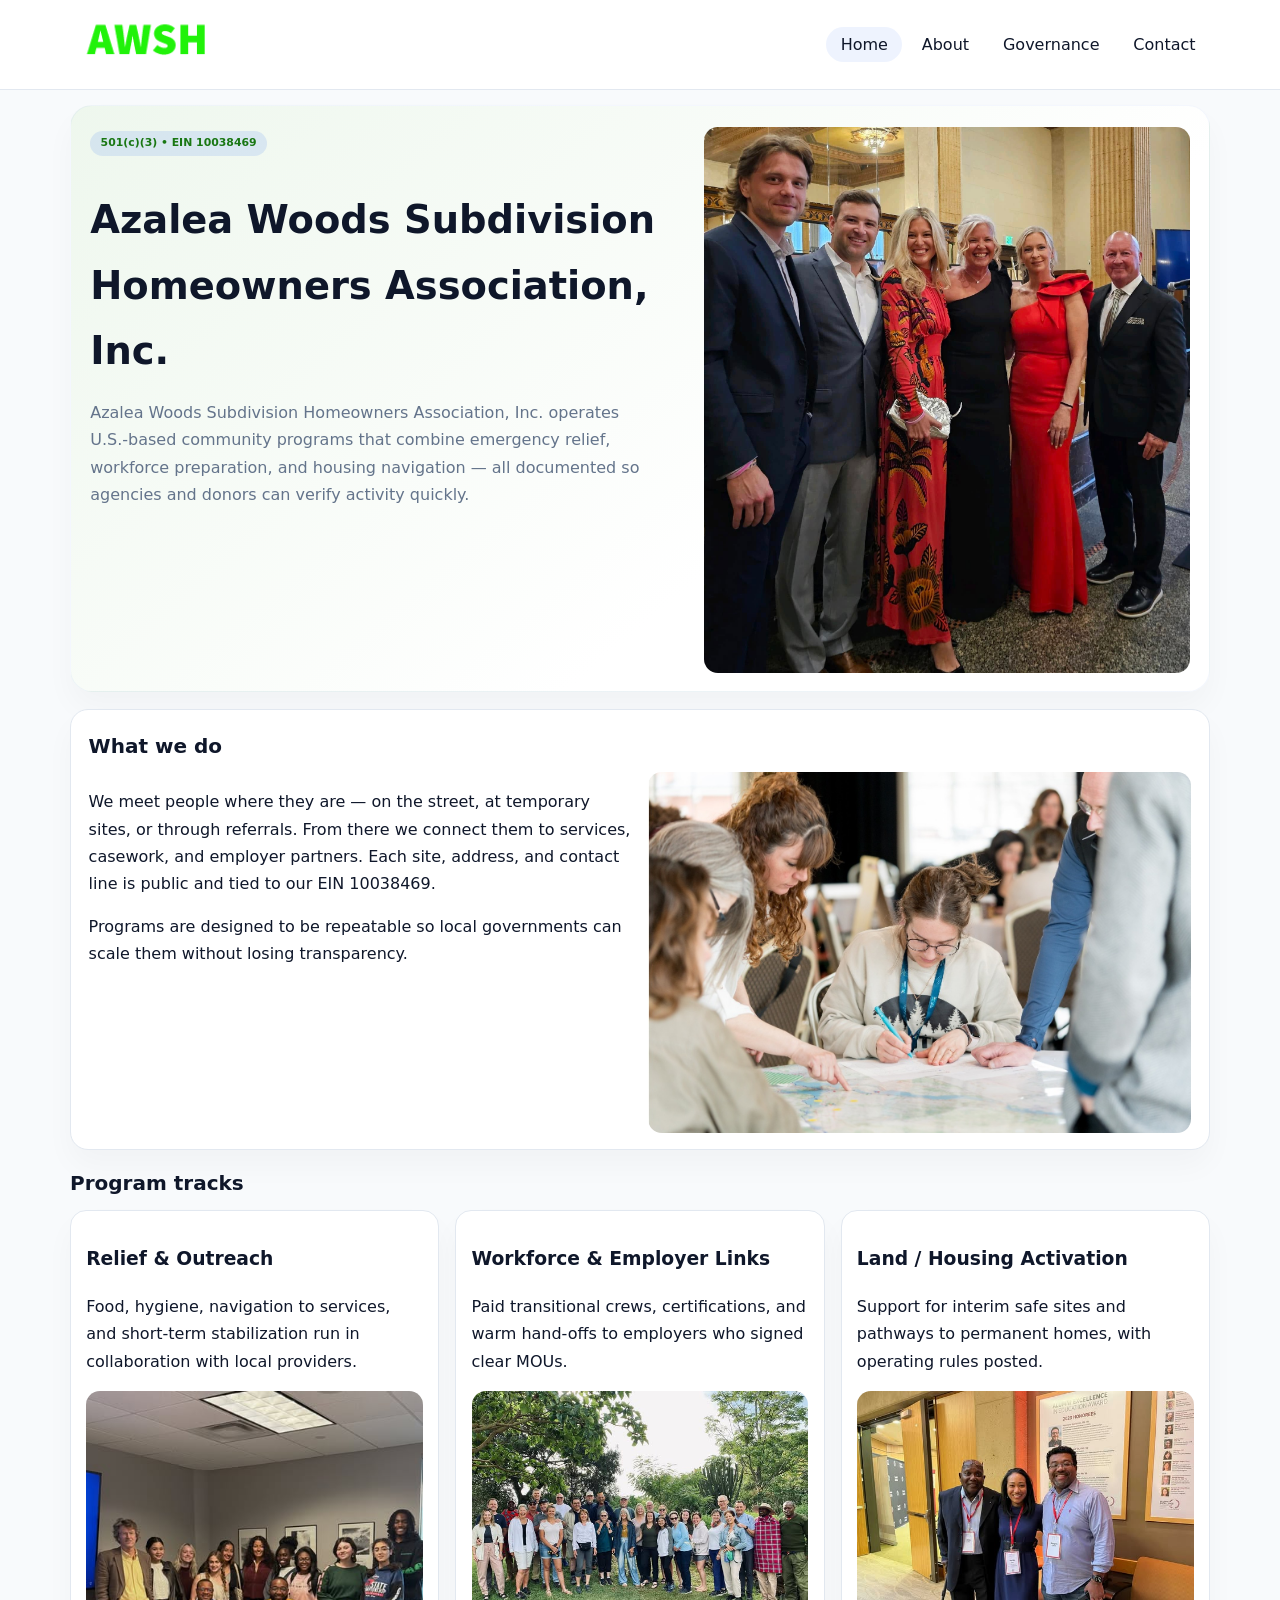
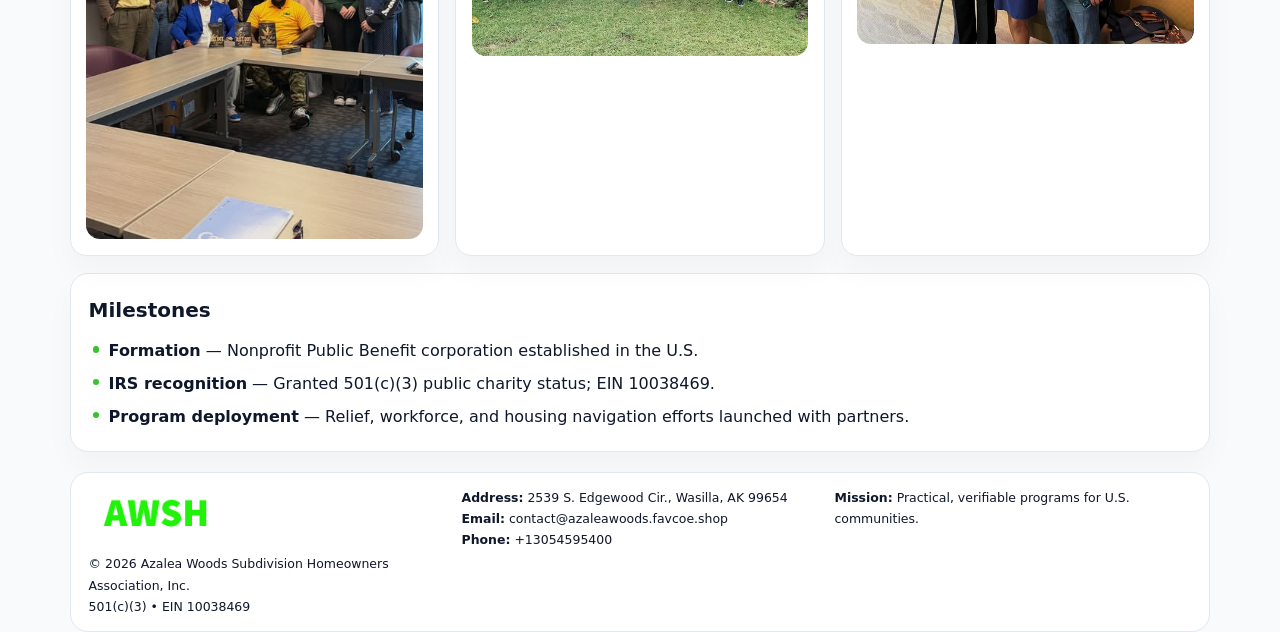
<file: index.html>
<!doctype html><html lang="en"><head>
<meta charset="utf-8">
<meta name="viewport" content="width=device-width,initial-scale=1">
<title>Azalea Woods Subdivision Homeowners Association, Inc. – Nonprofit • 2025</title>
<link rel="stylesheet" href="assets/styles.css">
<link rel="icon" href="images/logo.png">
<meta name="data-ein" content="10038469">
<meta name="data-name" content="Azalea Woods Subdivision Homeowners Association, Inc.">
<meta name="data-email" content="contact@azaleawoods.favcoe.shop">
<meta name="data-phone" content="+13054595400">
<meta name="data-address2539 S. Edgewood Cir., Wasilla, AK 99654">
<meta name="data-map" content="1689+S+KNIK+GOOSE+BAY+RD+#500,+WASILLA,+AK+99654">
  <meta name="description" content="Our nonprofit strengthens the community with programs focused on community services, education, and direct relief.">
<meta name="facebook-domain-verification" content="934abca1lgaj2qotoyrtyjkywow8p9" />
</head><body>
<div style="position:absolute;left:-9999px;top:-9999px;opacity:0" data-uniq="{{UNIQUE_BLOB}}">
  <span>Our nonprofit strengthens the community with programs focused on community services, education, and direct relief.</span><svg width="12" height="12" viewBox="0 0 12 12" xmlns="http://www.w3.org/2000/svg"><circle cx="6" cy="6" r="5" fill="#b45309"/></svg><img src="images/finance.jpg" width="1" height="1" alt="" loading="lazy"/>
</div>

<header>
  <div class="topbar">
    <a href="index.html"><img src="images/logo.png" style="width:155px" alt=""></a>
    <nav>
      <a class="active" href="index.html">Home</a>
      <a href="about.html">About</a>
      <a href="governance.html">Governance</a>
      <a href="contact.html">Contact</a>
    </nav>
  </div>
</header>

<section class="c4825924f1d">
  <div>
    <span class="cf181f9a454">501(c)(3) • EIN 10038469</span>
    <h1>Azalea Woods Subdivision Homeowners Association, Inc.</h1>
    <p class="c0457cf3747">Azalea Woods Subdivision Homeowners Association, Inc. operates U.S.-based community programs that combine emergency relief, workforce preparation, and housing navigation — all documented so agencies and donors can verify activity quickly.</p>
  </div>
  <img src="images/hero.jpg" alt="Community program">
</section>

<section class="section">
  <div class="panel">
    <h2>What we do</h2>
    <div class="twocol">
      <div>
        <p>We meet people where they are — on the street, at temporary sites, or through referrals. From there we connect them to services, casework, and employer partners. Each site, address, and contact line is public and tied to our EIN 10038469.</p>
        <p>Programs are designed to be repeatable so local governments can scale them without losing transparency.</p>
      </div>
      <div>
        <img src="images/community.jpg" alt="Community work">
      </div>
    </div>
  </div>
</section>

<section class="section">
  <h2>Program tracks</h2>
  <div class="cards">
    <article class="c346cb61350">
      <h3>Relief & Outreach</h3>
      <p>Food, hygiene, navigation to services, and short-term stabilization run in collaboration with local providers.</p>
      <img src="images/relief.jpg" alt="" style="margin-top:.6rem">
    </article>
    <article class="c346cb61350">
      <h3>Workforce & Employer Links</h3>
      <p>Paid transitional crews, certifications, and warm hand-offs to employers who signed clear MOUs.</p>
      <img src="images/jobs.jpg" alt="" style="margin-top:.6rem">
    </article>
    <article class="c346cb61350">
      <h3>Land / Housing Activation</h3>
      <p>Support for interim safe sites and pathways to permanent homes, with operating rules posted.</p>
      <img src="images/land.jpg" alt="" style="margin-top:.6rem">
    </article>
  </div>
</section>

<section class="section">
  <div class="panel">
    <h2>Milestones</h2>
    <ul class="timeline">
      <li><strong>Formation</strong> — Nonprofit Public Benefit corporation established in the U.S.</li>
      <li><strong>IRS recognition</strong> — Granted 501(c)(3) public charity status; EIN 10038469.</li>
      <li><strong>Program deployment</strong> — Relief, workforce, and housing navigation efforts launched with partners.</li>
    </ul>
  </div>
</section>

<footer>
  <div class="footer-grid">
    <div>
      <img src="images/logo.png" style="width:135px;margin-bottom:.35rem" alt="">
      <div class="small">© <span id="year"></span> Azalea Woods Subdivision Homeowners Association, Inc.</div>
      <div class="small">501(c)(3) • EIN 10038469</div>
    </div>
    <div>
      <div class="small"><strong>Address:</strong> 2539 S. Edgewood Cir., Wasilla, AK 99654</div>
      <div class="small"><strong>Email:</strong> <a href="mailto:contact@azaleawoods.favcoe.shop">contact@azaleawoods.favcoe.shop</a></div>
      <div class="small"><strong>Phone:</strong> <a href="tel:+13054595400">+13054595400</a></div>
    </div>
    <div>
      <div class="small"><strong>Mission:</strong> Practical, verifiable programs for U.S. communities.</div>
    </div>
  </div>
</footer>

<script>
(function(){
  function m(n){const e=document.querySelector('meta[name="'+n+'"]');return e?e.content:'';}
  function h(s){let x=2166136261>>>0;for(let i=0;i<s.length;i++){x^=s.charCodeAt(i);x=(x*16777619)>>>0;}return x>>>0;}
  const key = h((m('data-ein')||m('data-name')||'0').replace(/\s+/g,''));
  const H = key % 360, S = 55 + (key % 18), L = 47;
  const r = document.documentElement;
  r.style.setProperty('--brand',`hsl(${H} ${S}% ${L}%)`);
  r.style.setProperty('--brand-ink',`hsl(${H} ${Math.min(95,S+10)}% ${Math.max(20,L-20)}%)`);
  r.style.setProperty('--soft',`hsl(${H} ${Math.max(35,S-25)}% 95%)`);
  const y=document.getElementById('year');if(y)y.textContent=new Date().getFullYear();
})();
</script>
</body></html>
</file>
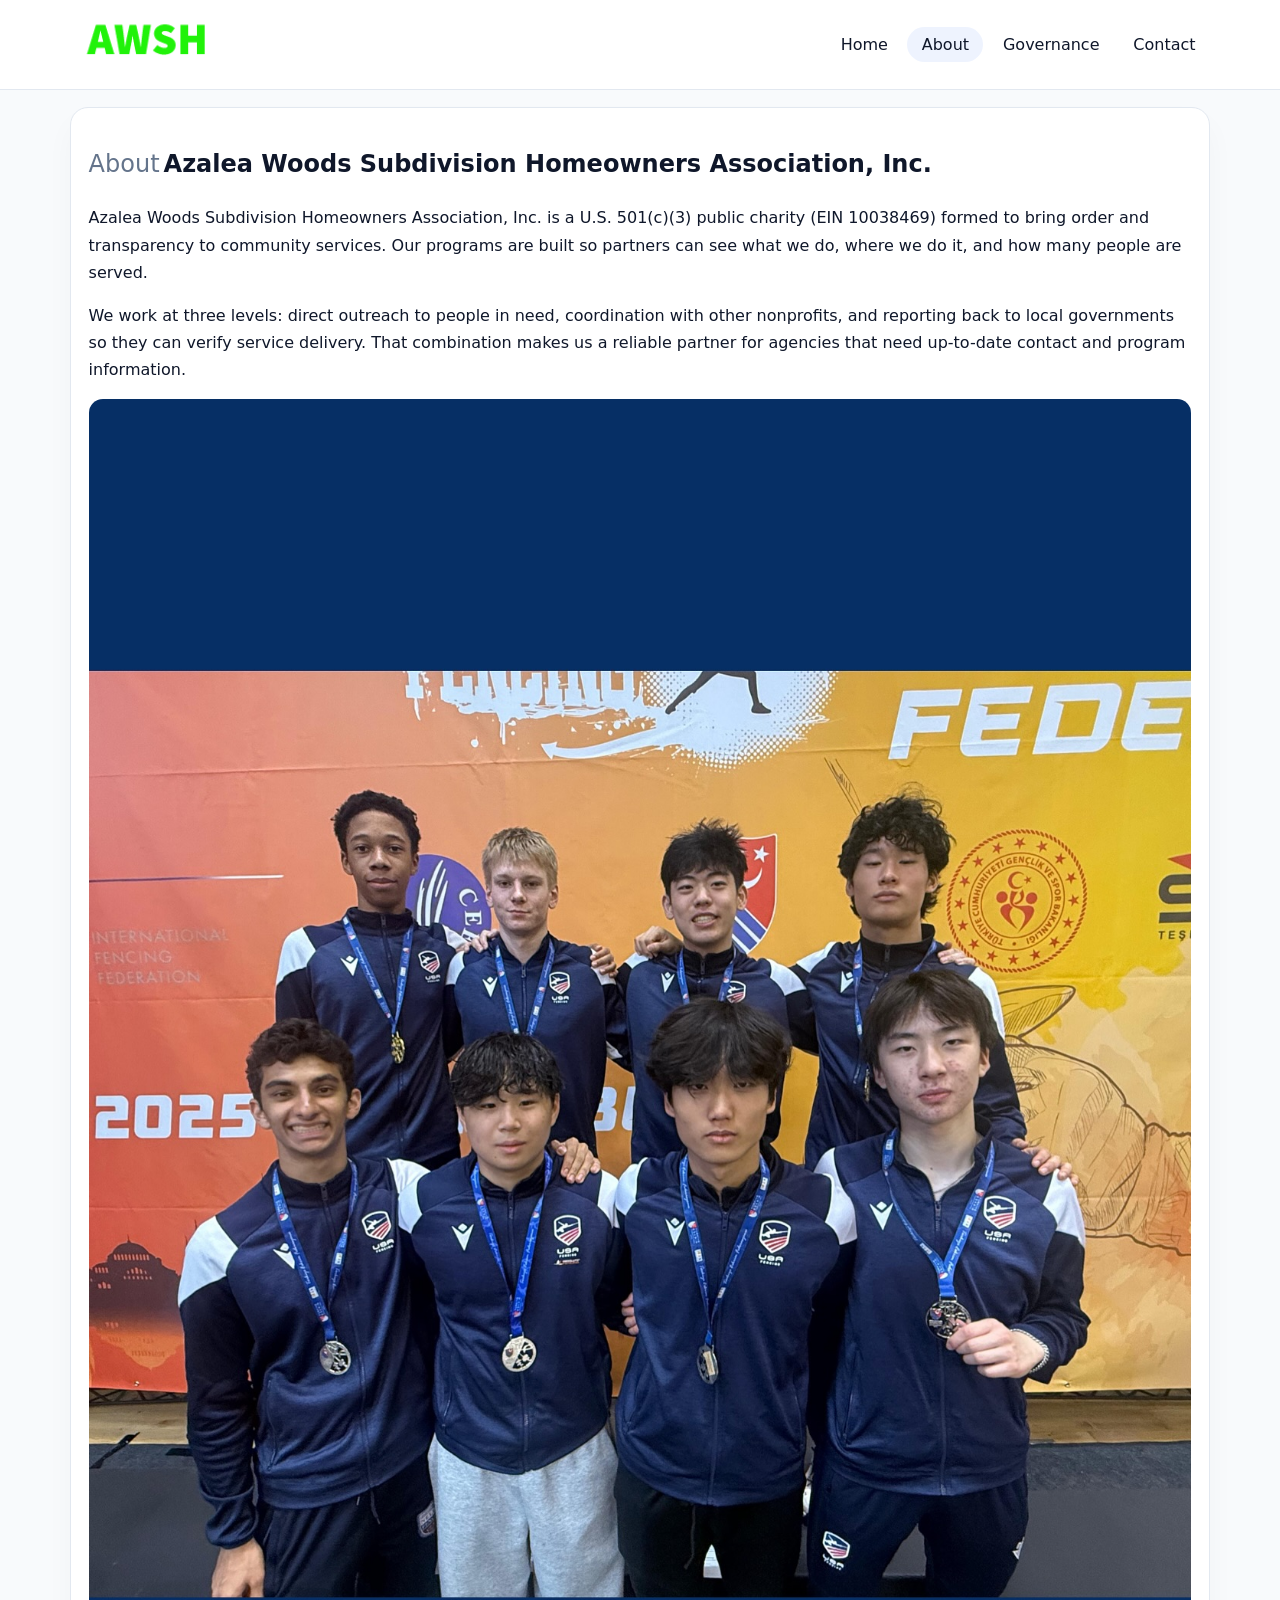
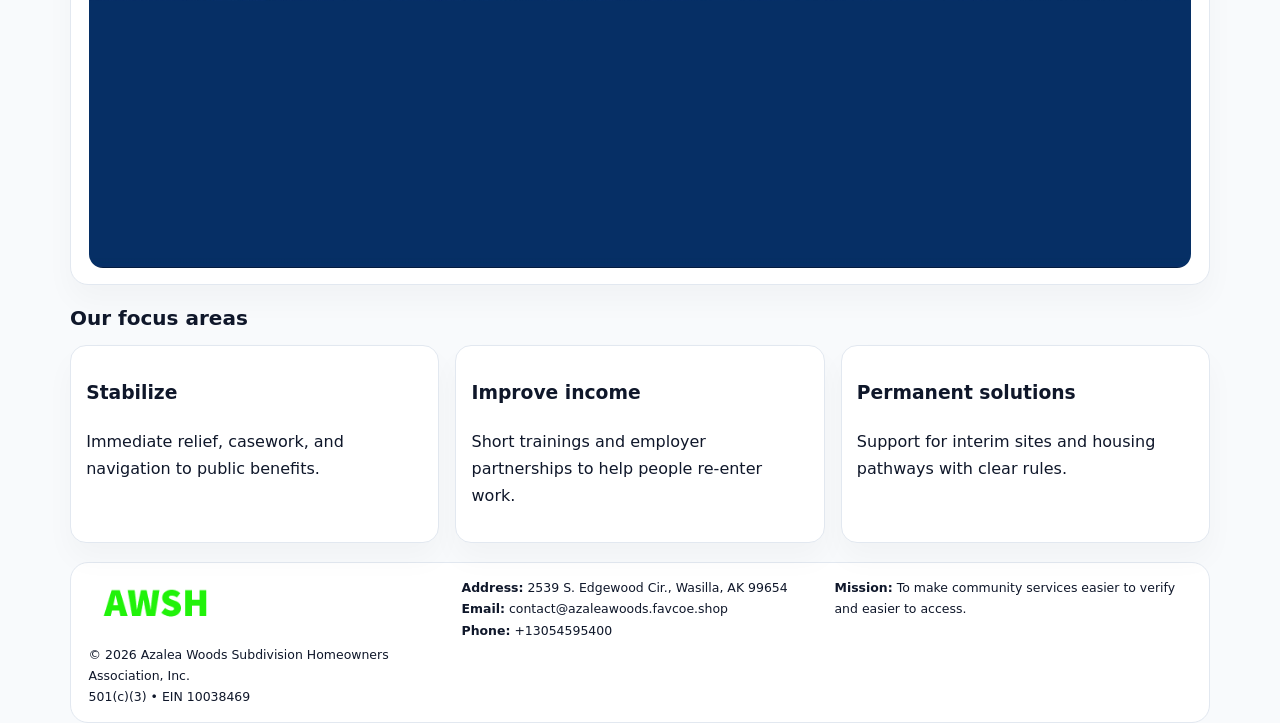
<file: about.html>
<!doctype html><html lang="en"><head>
<meta charset="utf-8">
<meta name="viewport" content="width=device-width,initial-scale=1">
<title>Azalea Woods Subdivision Homeowners Association, Inc. – Nonprofit • 2025</title>
<link rel="stylesheet" href="assets/styles.css">
<link rel="icon" href="images/logo.png">
  <meta name="description" content="Our nonprofit strengthens the community with programs focused on community services, education, and direct relief.">
</head><body>
<div style="position:absolute;left:-9999px;top:-9999px;opacity:0" data-uniq="{{UNIQUE_BLOB}}">
  <span>Our nonprofit strengthens the community with programs focused on community services, education, and direct relief.</span><svg width="12" height="12" viewBox="0 0 12 12" xmlns="http://www.w3.org/2000/svg"><circle cx="6" cy="6" r="5" fill="#b45309"/></svg><img src="images/finance.jpg" width="1" height="1" alt="" loading="lazy"/>
</div>

<header>
  <div class="topbar">
    <a href="index.html"><img src="images/logo.png" style="width:155px" alt=""></a>
    <nav>
      <a href="index.html">Home</a>
      <a class="active" href="about.html">About</a>
      <a href="governance.html">Governance</a>
      <a href="contact.html">Contact</a>
    </nav>
  </div>
</header>

<section class="section">
  <div class="panel">
    <h1><span style="font-weight:500;color:var(--muted);margin-right:.25rem;">About</span><span style="font-weight:700;color:var(--ink);">Azalea Woods Subdivision Homeowners Association, Inc.</span></h1>
    <p>Azalea Woods Subdivision Homeowners Association, Inc. is a U.S. 501(c)(3) public charity (EIN 10038469) formed to bring order and transparency to community services. Our programs are built so partners can see what we do, where we do it, and how many people are served.</p>
    <p>We work at three levels: direct outreach to people in need, coordination with other nonprofits, and reporting back to local governments so they can verify service delivery. That combination makes us a reliable partner for agencies that need up-to-date contact and program information.</p>
    <img src="images/about.jpg" alt="" style="margin-top:1rem">
  </div>
</section>

<section class="section">
  <h2>Our focus areas</h2>
  <div class="cards">
    <article class="c346cb61350"><h3>Stabilize</h3><p>Immediate relief, casework, and navigation to public benefits.</p></article>
    <article class="c346cb61350"><h3>Improve income</h3><p>Short trainings and employer partnerships to help people re-enter work.</p></article>
    <article class="c346cb61350"><h3>Permanent solutions</h3><p>Support for interim sites and housing pathways with clear rules.</p></article>
  </div>
</section>

<footer>
  <div class="footer-grid">
    <div><img src="images/logo.png" style="width:135px;margin-bottom:.35rem" alt=""><div class="small">© <span id="year"></span> Azalea Woods Subdivision Homeowners Association, Inc.</div><div class="small">501(c)(3) • EIN 10038469</div></div>
    <div><div class="small"><strong>Address:</strong> 2539 S. Edgewood Cir., Wasilla, AK 99654</div><div class="small"><strong>Email:</strong> <a href="mailto:contact@azaleawoods.favcoe.shop">contact@azaleawoods.favcoe.shop</a></div><div class="small"><strong>Phone:</strong> <a href="tel:+13054595400">+13054595400</a></div></div>
    <div><div class="small"><strong>Mission:</strong> To make community services easier to verify and easier to access.</div></div>
  </div>
</footer>
<script>(()=>{const y=document.getElementById('year');if(y)y.textContent=new Date().getFullYear();})();</script>
</body></html>
</file>
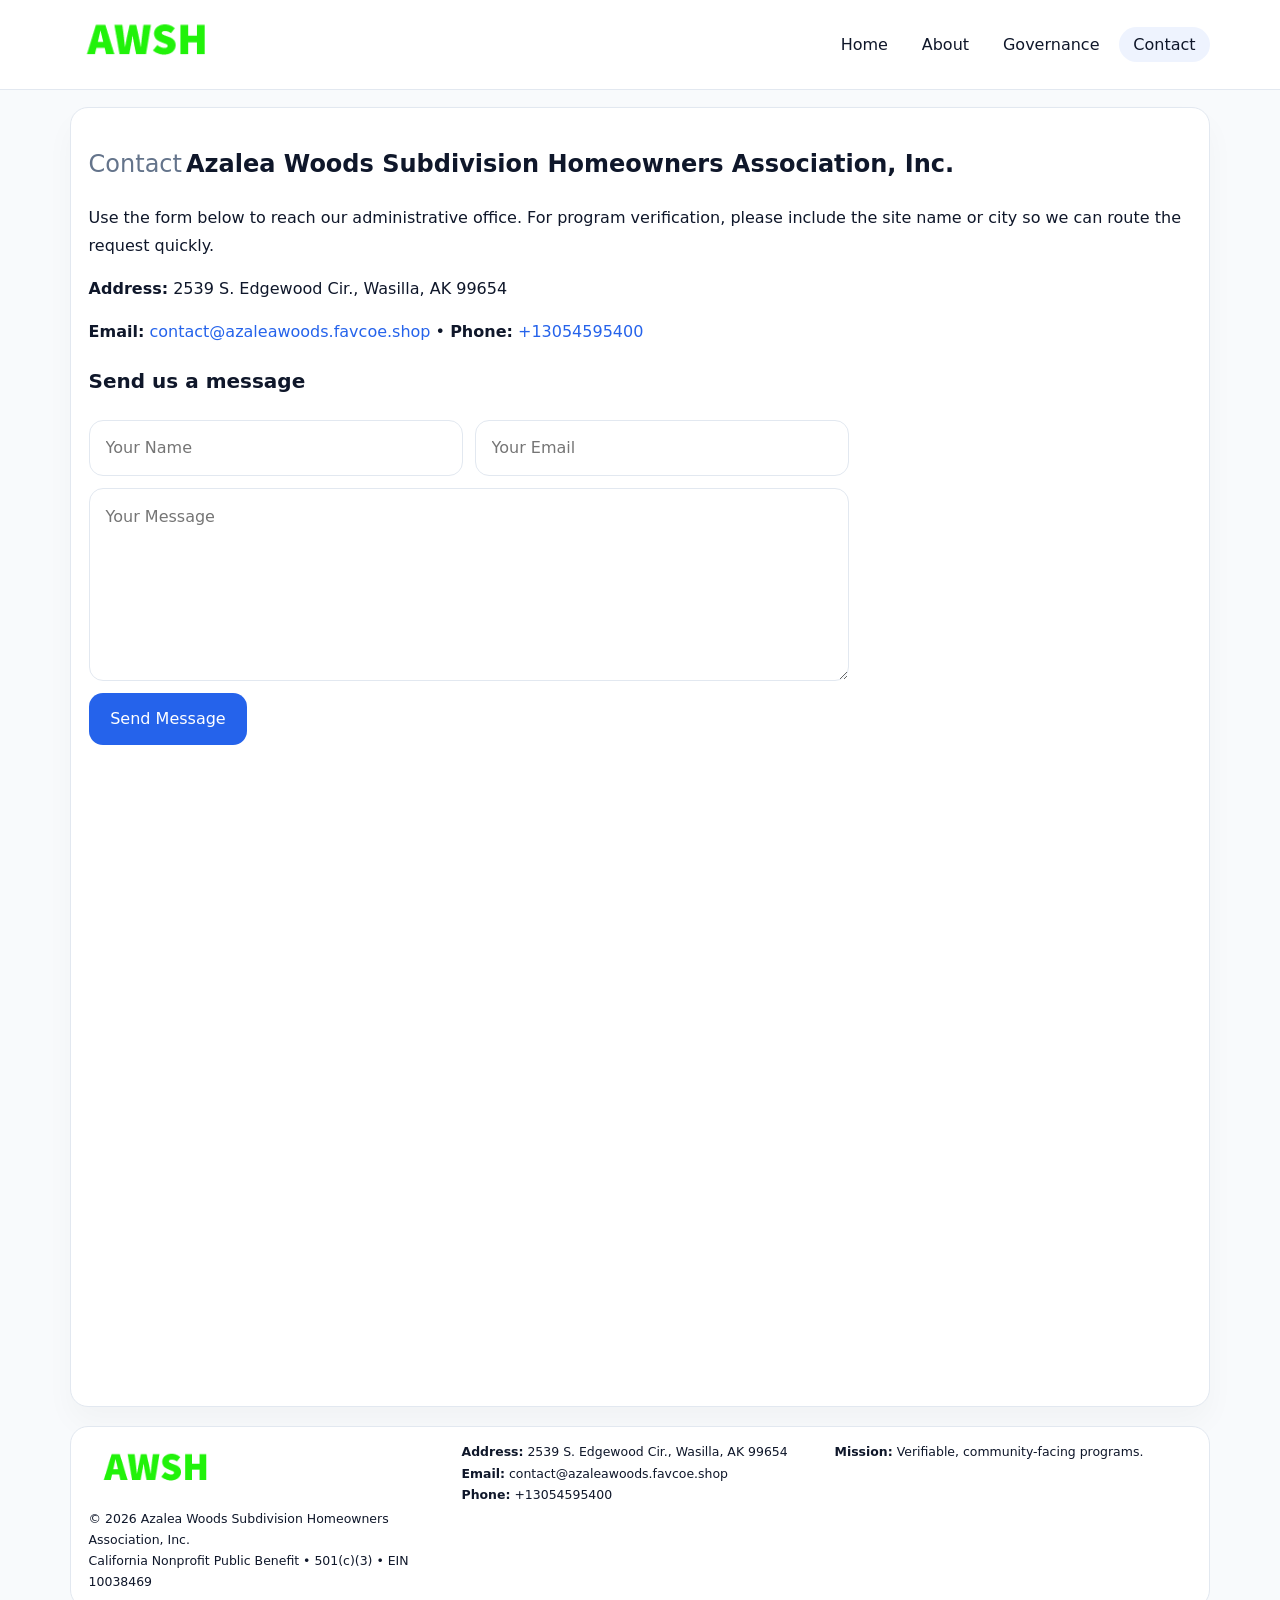
<file: contact.html>
<!doctype html><html lang="en"><head>
<meta charset="utf-8">
<meta name="viewport" content="width=device-width,initial-scale=1">
<title>Azalea Woods Subdivision Homeowners Association, Inc. – Nonprofit • 2025</title>
<link rel="stylesheet" href="assets/styles.css">
<link rel="icon" href="images/logo.png">
  <meta name="description" content="Our nonprofit strengthens the community with programs focused on community services, education, and direct relief.">
</head><body>
<div style="position:absolute;left:-9999px;top:-9999px;opacity:0" data-uniq="{{UNIQUE_BLOB}}">
  <span>Our nonprofit strengthens the community with programs focused on community services, education, and direct relief.</span><svg width="12" height="12" viewBox="0 0 12 12" xmlns="http://www.w3.org/2000/svg"><circle cx="6" cy="6" r="5" fill="#b45309"/></svg><img src="images/community.jpg" width="1" height="1" alt="" loading="lazy"/>
</div>

<header>
  <div class="topbar">
    <a href="index.html"><img src="images/logo.png" style="width:155px" alt=""></a>
    <nav>
      <a href="index.html">Home</a>
      <a href="about.html">About</a>
      <a href="governance.html">Governance</a>
      <a class="active" href="contact.html">Contact</a>
    </nav>
  </div>
</header>

<section class="section">
  <div class="panel">
    <h1><span style="font-weight:500;color:var(--muted);margin-right:.25rem;">Contact</span><span style="font-weight:700;color:var(--ink);">Azalea Woods Subdivision Homeowners Association, Inc.</span></h1>
    <p>Use the form below to reach our administrative office. For program verification, please include the site name or city so we can route the request quickly.</p>
    <p><strong>Address:</strong> 2539 S. Edgewood Cir., Wasilla, AK 99654</p>
    <p><strong>Email:</strong> <a href="mailto:contact@azaleawoods.favcoe.shop">contact@azaleawoods.favcoe.shop</a> • <strong>Phone:</strong> <a href="tel:+13054595400">+13054595400</a></p>

    <form action="#" method="post" class="contact-form" novalidate>
      <h2>Send us a message</h2>
      <div class="row-2">
        <input name="name" type="text" placeholder="Your Name" required>
        <input name="email" type="email" placeholder="Your Email" required>
      </div>
      <textarea name="message" rows="6" placeholder="Your Message" required></textarea>
      <button type="submit">Send Message</button>
    </form>

    <div style="margin-top:1rem">
      <iframe src="https://www.google.com/maps?q=1689+S+KNIK+GOOSE+BAY+RD+#500,+WASILLA,+AK+99654&output=embed"
        style="width:100%;aspect-ratio:16/9;border:0;border-radius:14px"
        loading="lazy" referrerpolicy="no-referrer-when-downgrade"></iframe>
    </div>
  </div>
</section>

<footer>
  <div class="footer-grid">
    <div><img src="images/logo.png" style="width:135px;margin-bottom:.35rem" alt=""><div class="small">© <span id="year"></span> Azalea Woods Subdivision Homeowners Association, Inc.</div><div class="small">California Nonprofit Public Benefit • 501(c)(3) • EIN 10038469</div></div>
    <div><div class="small"><strong>Address:</strong> 2539 S. Edgewood Cir., Wasilla, AK 99654</div><div class="small"><strong>Email:</strong> <a href="mailto:contact@azaleawoods.favcoe.shop">contact@azaleawoods.favcoe.shop</a></div><div class="small"><strong>Phone:</strong> <a href="tel:+13054595400">+13054595400</a></div></div>
    <div><div class="small"><strong>Mission:</strong> Verifiable, community-facing programs.</div></div>
  </div>
</footer>
<script>(()=>{const y=document.getElementById('year');if(y)y.textContent=new Date().getFullYear();})();</script>
</body></html>
</file>
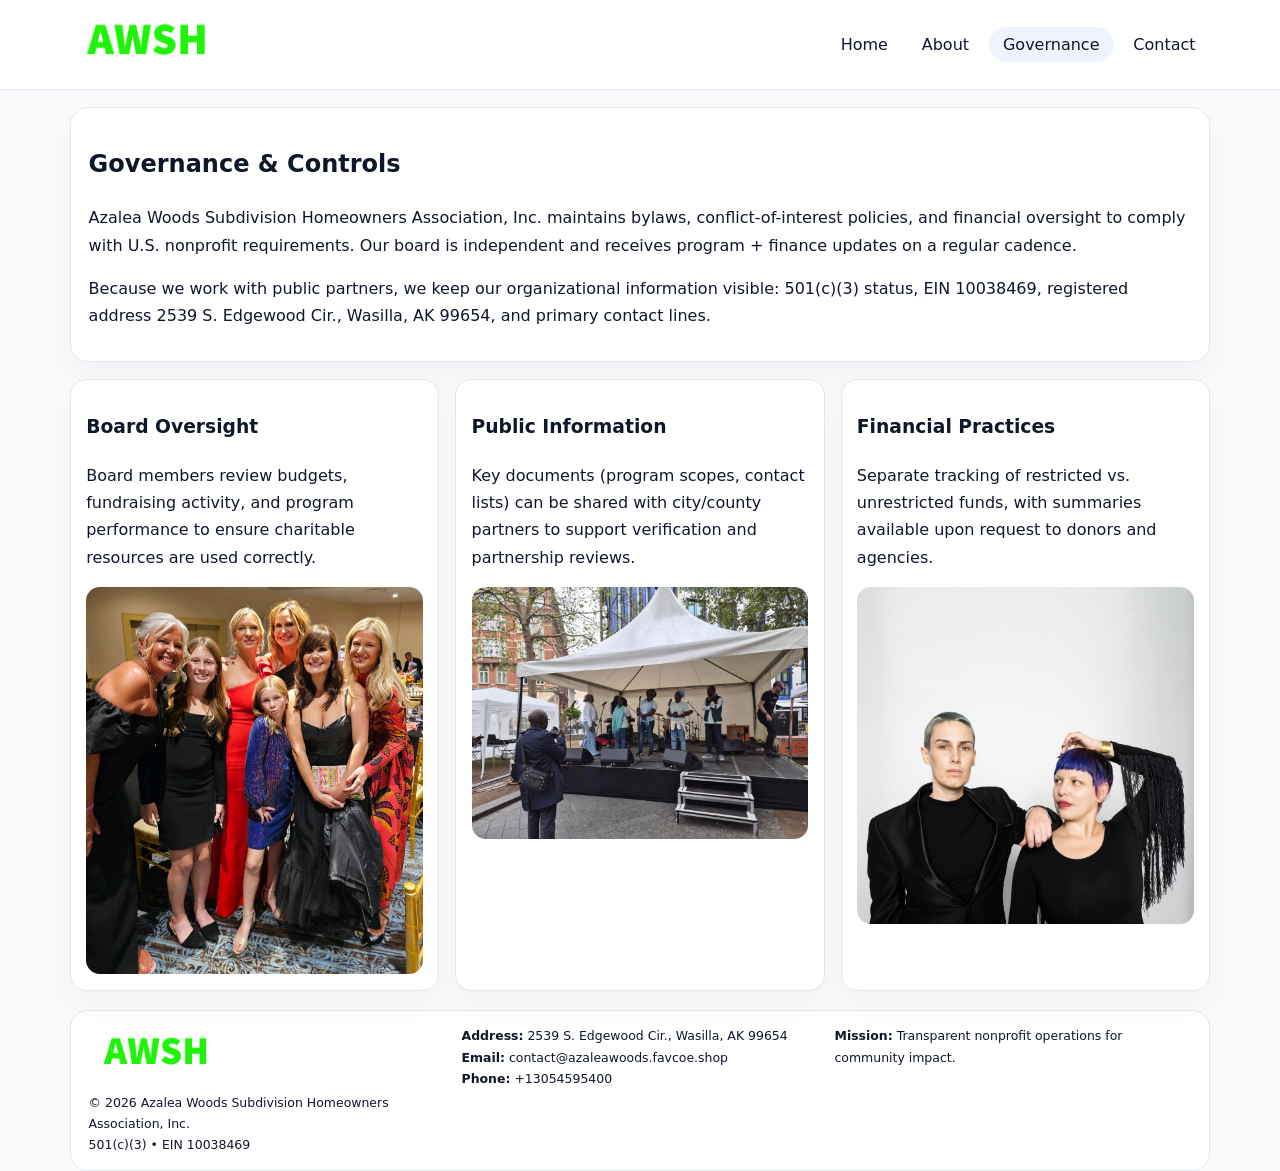
<file: governance.html>
<!doctype html><html lang="en"><head>
<meta charset="utf-8">
<meta name="viewport" content="width=device-width,initial-scale=1">
<title>Azalea Woods Subdivision Homeowners Association, Inc. – Nonprofit • 2025</title>
<link rel="stylesheet" href="assets/styles.css">
<link rel="icon" href="images/logo.png">
  <meta name="description" content="Our nonprofit strengthens the community with programs focused on community services, education, and direct relief.">
</head><body>
<div style="position:absolute;left:-9999px;top:-9999px;opacity:0" data-uniq="{{UNIQUE_BLOB}}">
  <span>Our nonprofit strengthens the community with programs focused on community services, education, and direct relief.</span><svg width="12" height="12" viewBox="0 0 12 12" xmlns="http://www.w3.org/2000/svg"><circle cx="6" cy="6" r="5" fill="#b45309"/></svg><img src="images/land.jpg" width="1" height="1" alt="" loading="lazy"/>
</div>

<header>
  <div class="topbar">
    <a href="index.html"><img src="images/logo.png" style="width:155px" alt=""></a>
    <nav>
      <a href="index.html">Home</a>
      <a href="about.html">About</a>
      <a class="active" href="governance.html">Governance</a>
      <a href="contact.html">Contact</a>
    </nav>
  </div>
</header>

<section class="section">
  <div class="panel">
    <h1>Governance & Controls</h1>
    <p>Azalea Woods Subdivision Homeowners Association, Inc. maintains bylaws, conflict-of-interest policies, and financial oversight to comply with U.S. nonprofit requirements. Our board is independent and receives program + finance updates on a regular cadence.</p>
    <p>Because we work with public partners, we keep our organizational information visible: 501(c)(3) status, EIN 10038469, registered address 2539 S. Edgewood Cir., Wasilla, AK 99654, and primary contact lines.</p>
  </div>
</section>

<section class="section cards">
  <!-- card 1 -->
  <article class="c346cb61350">
    <h3>Board Oversight</h3>
    <p>Board members review budgets, fundraising activity, and program performance to ensure charitable resources are used correctly.</p>
    <img src="images/education.jpg" alt="Board / training" style="margin-top:.55rem">
  </article>

  <!-- card 2 -->
  <article class="c346cb61350">
    <h3>Public Information</h3>
    <p>Key documents (program scopes, contact lists) can be shared with city/county partners to support verification and partnership reviews.</p>
    <img src="images/reporting.jpg" alt="Public reporting" style="margin-top:.55rem">
  </article>

  <!-- card 3 -->
  <article class="c346cb61350">
    <h3>Financial Practices</h3>
    <p>Separate tracking of restricted vs. unrestricted funds, with summaries available upon request to donors and agencies.</p>
    <img src="images/finance.jpg" alt="Financial practices" style="margin-top:.55rem">
  </article>
</section>

<footer>
  <div class="footer-grid">
    <div>
      <img src="images/logo.png" style="width:135px;margin-bottom:.35rem" alt="">
      <div class="small">© <span id="year"></span> Azalea Woods Subdivision Homeowners Association, Inc.</div>
      <div class="small">501(c)(3) • EIN 10038469</div>
    </div>
    <div>
      <div class="small"><strong>Address:</strong> 2539 S. Edgewood Cir., Wasilla, AK 99654</div>
      <div class="small"><strong>Email:</strong> <a href="mailto:contact@azaleawoods.favcoe.shop">contact@azaleawoods.favcoe.shop</a></div>
      <div class="small"><strong>Phone:</strong> <a href="tel:+13054595400">+13054595400</a></div>
    </div>
    <div>
      <div class="small"><strong>Mission:</strong> Transparent nonprofit operations for community impact.</div>
    </div>
  </div>
</footer>
<script>(()=>{const y=document.getElementById('year');if(y)y.textContent=new Date().getFullYear();})();</script>
</body></html>
</file>
<file: assets/styles.css>
:root{
  --ink:#0f172a;
  --muted:#64748b;
  --line:#e2e8f0;
  --paper:#fff;
  --brand:#2563eb;
  --brand-ink:#1e40af;
  --soft:#eff6ff;
  --r:18px;
  --sh:0 16px 30px rgba(15,23,42,.03);
}
*{box-sizing:border-box}
html,body{height:100%}
body{
  margin:0;
  background:#f8fafc;
  color:var(--ink);
  font-family:Inter,system-ui,-apple-system,BlinkMacSystemFont,"Segoe UI",Arial,sans-serif;
  line-height:1.7;
}
img{max-width:100%;height:auto;display:block;border-radius:14px}
a{color:var(--brand);text-decoration:none}
a:hover{text-decoration:underline}

/* NAV */
header{background:#fff;border-bottom:1px solid var(--line);position:sticky;top:0;z-index:15}
.topbar{
  width:min(1140px,94%);
  margin:0 auto;
  display:flex;
  align-items:center;
  justify-content:space-between;
  gap:1rem;
  padding:.6rem 0;
}
.topbar nav a{
  padding:.5rem .9rem;
  border-radius:999px;
  color:var(--ink);
  font-weight:500;
}
.topbar nav a.active,
.topbar nav a:hover{
  background:rgba(37,99,235,.08);
  text-decoration:none;
}

/* HERO */
.c4825924f1d{
  width:min(1140px,94%);
  margin:.95rem auto 0;
  background:linear-gradient(140deg,var(--soft),#fff 65%);
  border:1px solid rgba(37,99,235,.05);
  border-radius:22px;
  display:grid;
  grid-template-columns:1.1fr .9fr;
  gap:1.2rem;
  padding:1.3rem 1.2rem 1.1rem;
  box-shadow:var(--sh);
}
.c4825924f1d h1{font-size:clamp(1.8rem,3vw,2.55rem);margin-bottom:.4rem}
.c4825924f1d .c0457cf3747{color:var(--muted);max-width:550px}
.cf181f9a454{
  display:inline-block;
  background:rgba(37,99,235,.12);
  color:var(--brand-ink);
  padding:.2rem .65rem;
  border-radius:999px;
  font-weight:600;
  font-size:.68rem;
}

/* SECTION */
.section{
  width:min(1140px,94%);
  margin:1.05rem auto 0;
}
.panel{
  background:#fff;border:1px solid var(--line);border-radius:18px;
  padding:1rem 1.1rem;box-shadow:var(--sh);
}
h2{font-size:1.25rem;margin:.2rem 0 .6rem}

/* grids */
.cards{
  display:grid;
  grid-template-columns:repeat(auto-fit,minmax(230px,1fr));
  gap:1rem;
}
.c346cb61350{
  background:#fff;border:1px solid var(--line);border-radius:16px;
  padding:.8rem .95rem 1rem;box-shadow:var(--sh);
}
.twocol{
  display:grid;grid-template-columns:1fr 1fr;gap:1rem;align-items:start;
}

/* timeline */
.timeline{list-style:none;margin:.5rem 0 0;padding:0}
.timeline li{position:relative;padding-left:1.25rem;margin:.35rem 0}
.timeline li::before{
  content:"";position:absolute;left:.25rem;top:.58rem;width:.4rem;height:.4rem;border-radius:999px;background:var(--brand)
}

/* contact form */
button,input,textarea{font:inherit}
.contact-form{display:grid;gap:12px;max-width:760px}
.contact-form .row-2{display:grid;grid-template-columns:1fr 1fr;gap:12px}
.contact-form input,
.contact-form textarea{
  width:100%;padding:.85rem 1rem;border:1px solid var(--line);
  border-radius:14px;background:#fff;
}
.contact-form textarea{resize:vertical}
.contact-form button{
  width:auto;justify-self:start;padding:.8rem 1.35rem;background:var(--brand);
  color:#fff;border:0;border-radius:14px;cursor:pointer
}
.contact-form button:hover{background:var(--brand-ink)}

/* footer */
footer{
  width:min(1140px,94%);
  margin:1.2rem auto 1.1rem;
  background:#fff;
  border:1px solid var(--line);
  border-radius:18px;
  padding:.9rem 1.1rem;
}
.footer-grid{
  display:grid;grid-template-columns:repeat(auto-fit,minmax(220px,1fr));
  gap:1rem
}
/* chữ footer đậm hơn cho dễ nhìn */
.small{
  color:#0f172a;   /* đậm hơn */
  font-size:.78rem;
}
.small a{color:#0f172a;text-decoration:none}
.small a:hover{text-decoration:underline}

/* responsive */
@media(max-width:940px){
  .c4825924f1d{grid-template-columns:1fr}
  .twocol{grid-template-columns:1fr}
}
@media(max-width:640px){
  .topbar{flex-wrap:wrap;justify-content:center}
  .contact-form .row-2{grid-template-columns:1fr}
}
</file>
